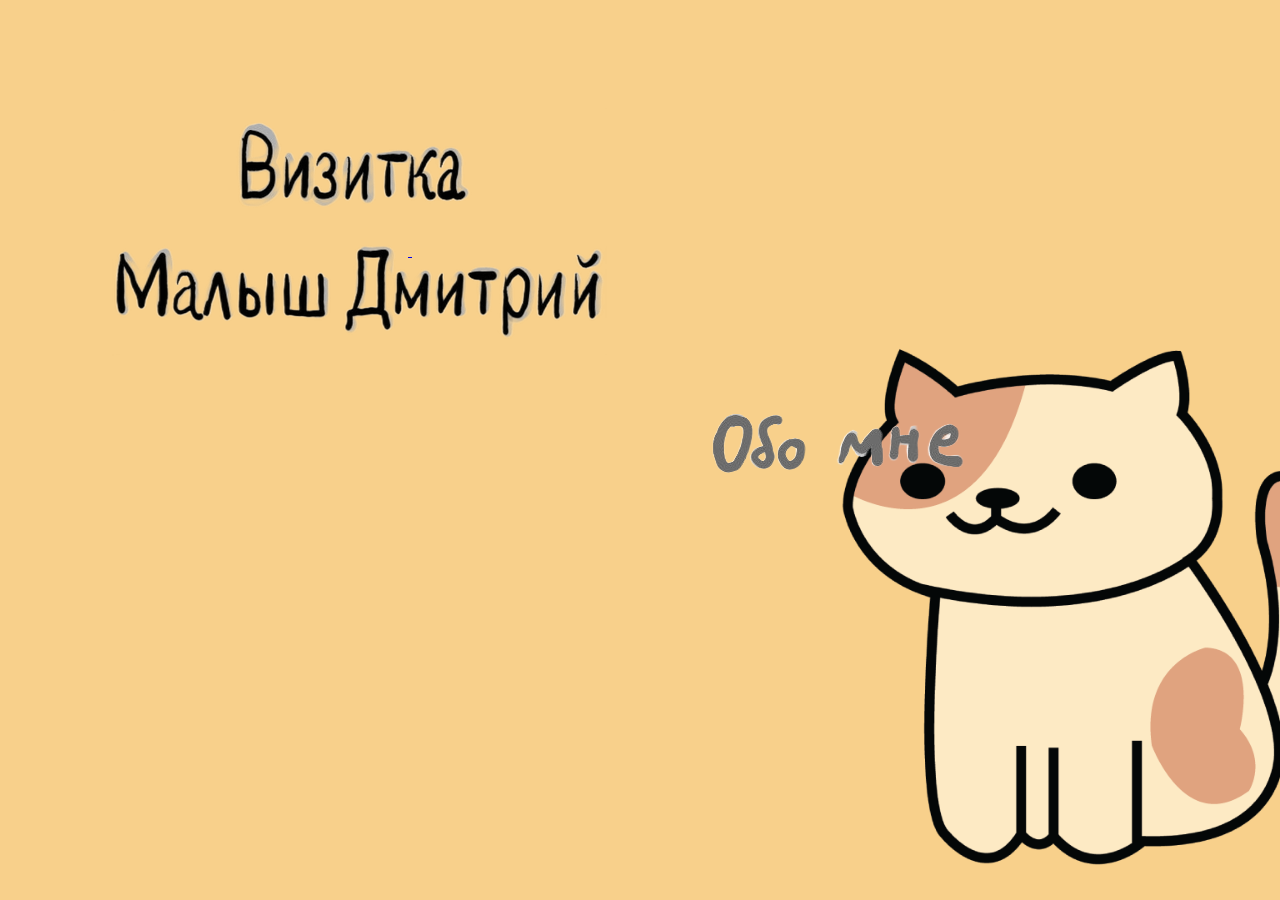
<file: index.html>
<!DOCTYPE html>
<html lang="ru">
<link rel="stylesheet" href="about me.css">
  <head>
    <meta charset="utf-8">
    <title>malishka</title>
    <style>
    

    </style>
  </head>
  <body>
    <div class="wrapper">
<a href="main.html">
    <img  src = 'image\active.png' style="position: relative; left: 630px; top:240px;  "/>
  </a>
  <img  src = 'image\button.png' style="position: relative; left: -300px; top: 100px;"/>
  </body>
</html>
</file>
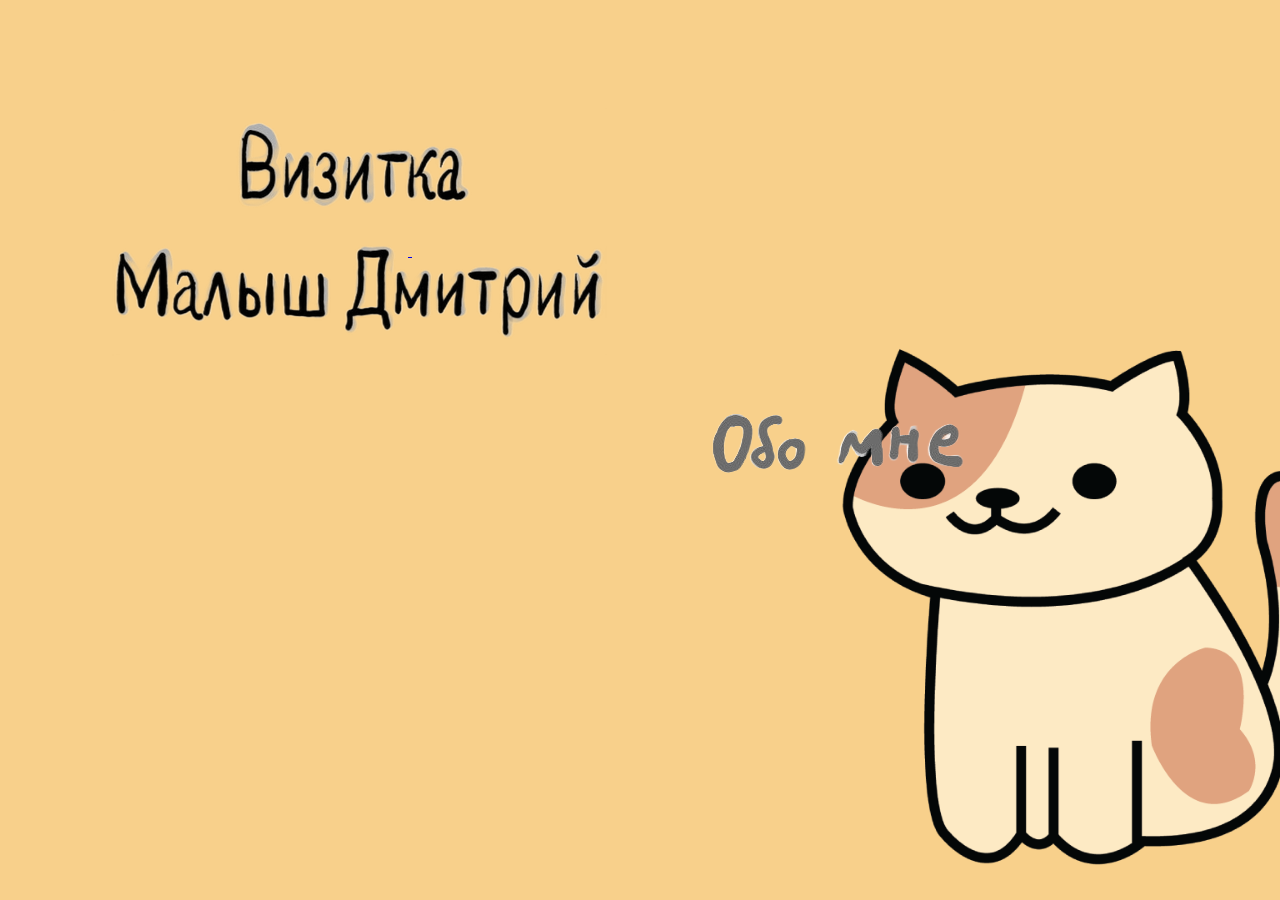
<file: about me.html>
<!DOCTYPE html>
<html lang="ru">
<link rel="stylesheet" href="about me.css">
  <head>
    <meta charset="utf-8">
    <title>malishka</title>
    <style>
    

    </style>
  </head>
  <body>
    <div class="wrapper">
<a href="main.html">
    <img  src = 'image\active.png' style="position: relative; left: 630px; top:240px;  "/>
  </a>
  <img  src = 'image\button.png' style="position: relative; left: -300px; top: 100px;"/>
  </body>
</html>
</file>
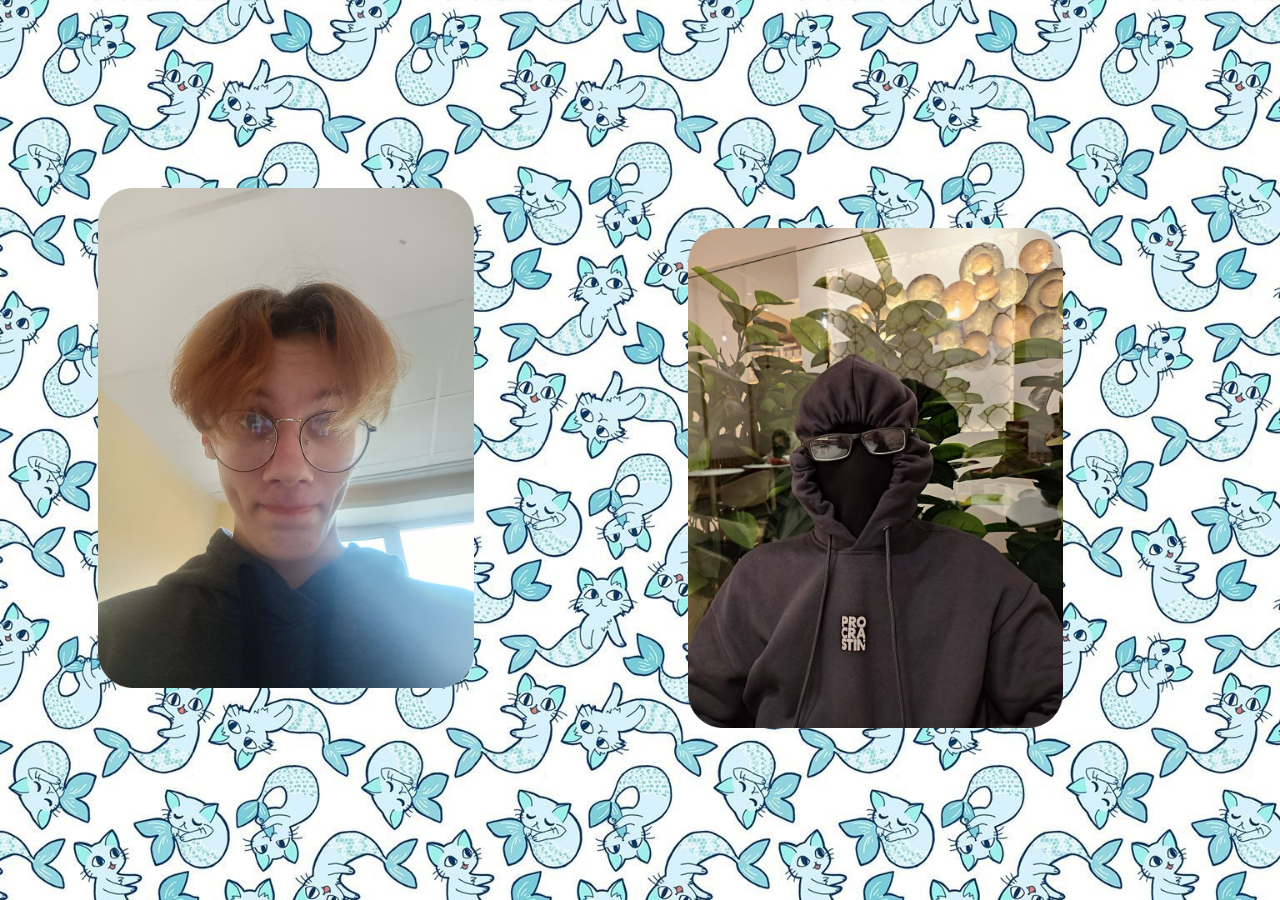
<file: albom.html>
<!DOCTYPE html>
<html lang="ru">
<link rel="stylesheet" href="albom.css">
<head>
    <meta charset="utf-8">
    <title>Альбом</title>
    <style>



        </style>
  </head>
  <body>
    <div class="wrapper">
    <img src = 'image/photo1707428178 (1)-round-corners.png' alt= width="400" height="500"; style="position: relative; right: -90px; bottom: -180px";/>
    <img src = 'image/photo1707428922 (1)-round-corners.png' alt= width="400" height="500"; style="position: relative; right: -300px; bottom: -220px";/>
    <img src = 'image/photo1707642739-round-corners.png' alt= width="400" height="500"; style="position: relative; right: -580px; bottom: -260px";/>
</body>
</html>
</file>
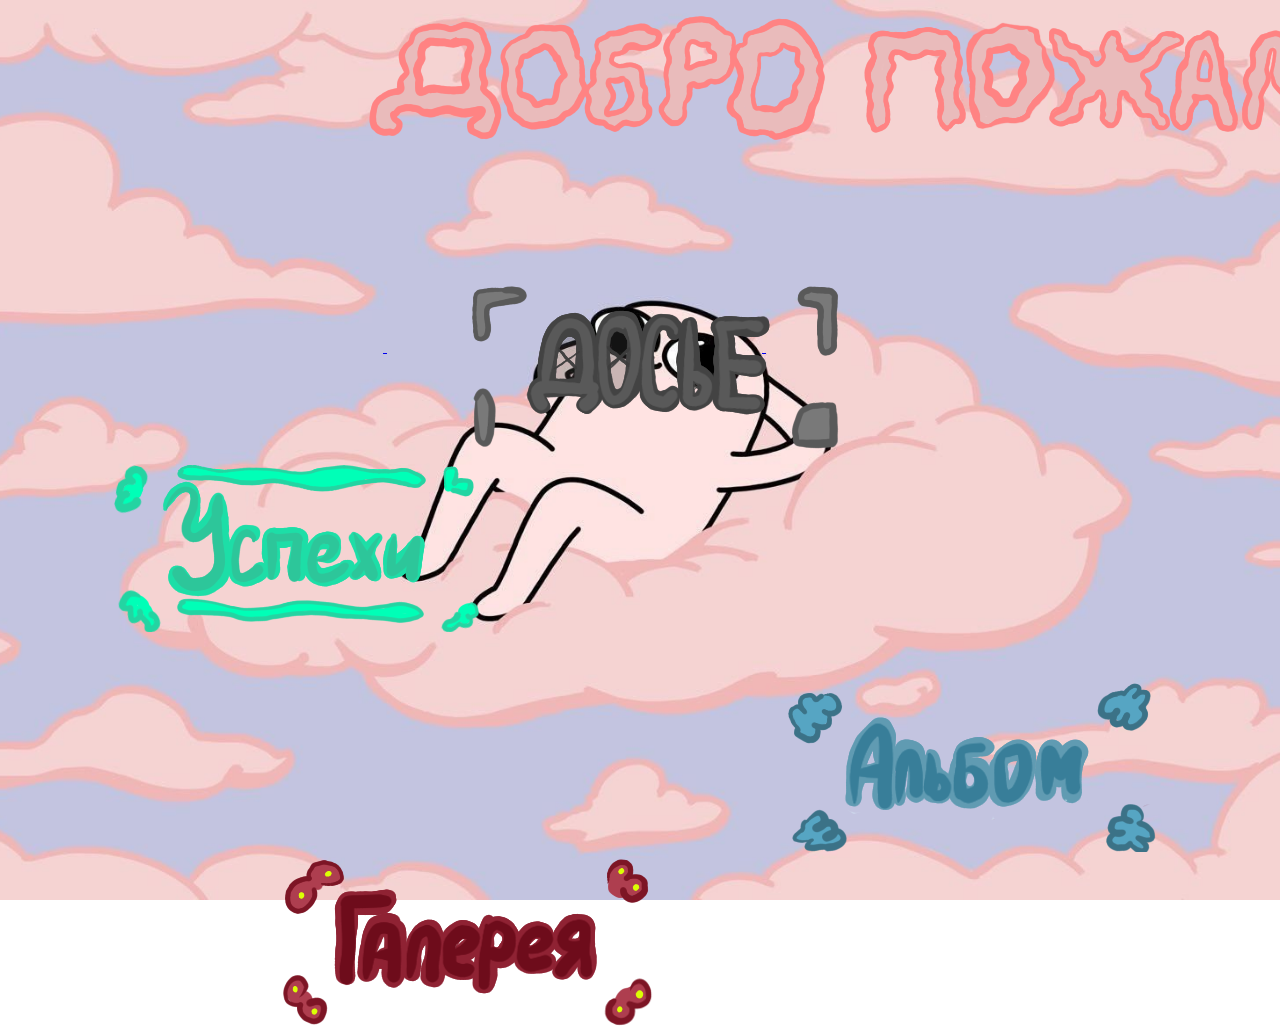
<file: main.html>
<!DOCTYPE html>
<html lang="ru">
<link rel="stylesheet" href="main.css">
  <head>
    <meta charset="utf-8">
    <title>malishka</title>
    <style>
    

    </style>
  </head>
  <body>
    <div class="wrapper">
    <img src = 'image/welcome.png'style="position: relative; right: -350px; bottom: 15px";/>
    

    <a href = "uspex.html">
      <img  src = 'image/otsutsvuet.png'style="position: relative; left: 100px; top:280px";/>
    </a>


      <a href = "albom.html">
        <img  src = 'image\aladindonbimbom.png'style="position: relative; left: 400px; top:500px";/>
      </a>


      <a href="vizit.html">
        <img  src = 'image/DoraDura.png'style="position: relative; left: -300px; top:100px";/>
      </a>


      <a href="galereya.html">
        <img  src = 'image/tretekovskaya.png'style="position: relative; left: 270px; top:500px";/>
      </a>



  </body>

</html>
</file>
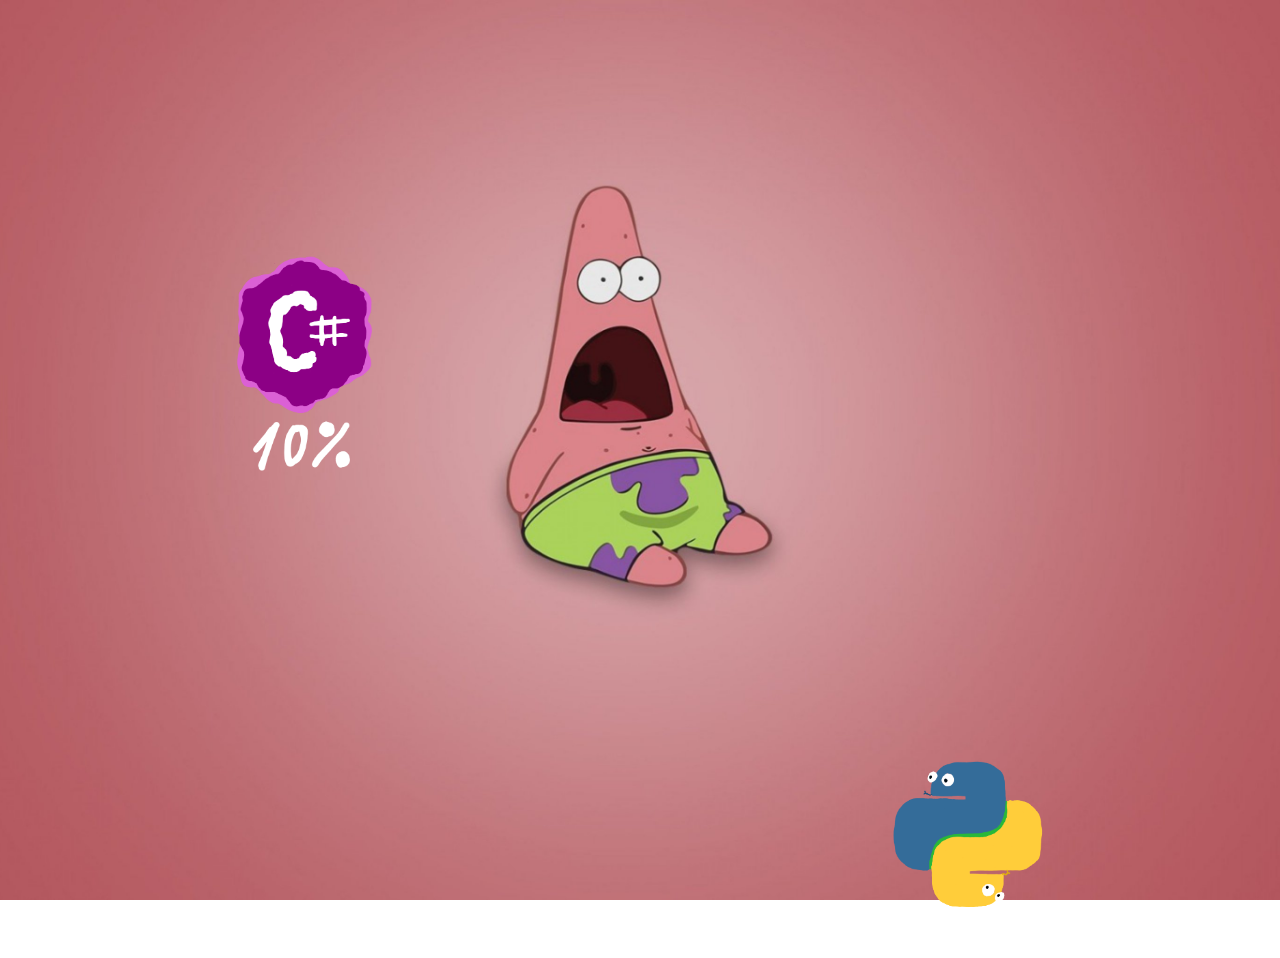
<file: uspex.html>
<!DOCTYPE html>
<html lang="ru">
<link rel="stylesheet" href="uspex.css">
<head>
    <meta charset="utf-8">
    <title>Успехи</title>
    <style>



        </style>
  </head>
  <body>
    <div class="wrapper">
        <img src = 'image\chrap.png' alt= width="250" height="300";  style="position: relative; right: -100px; bottom: -100px";/>
        <img src = 'image\vscodelacff.png' alt= width="350" height="400";  style="position: relative; right: -800px; bottom: -150px";/>
        <img src = 'image\zmeya.png' alt= width="150" height="200";  style="position: relative; right: 120px; bottom: -550px";/>
    </body>
</file>
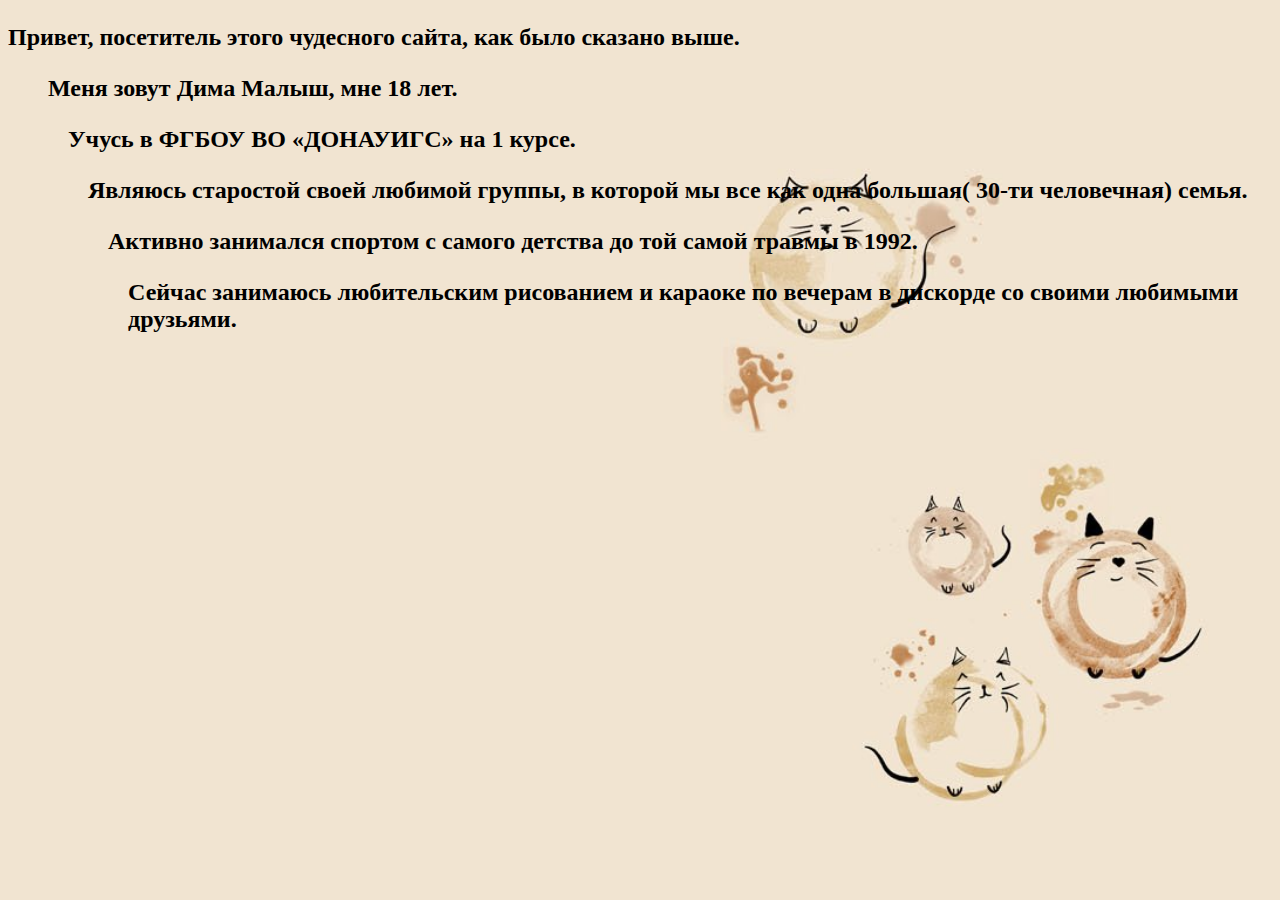
<file: vizit.html>
<!DOCTYPE html>
<html lang="ru">
<link rel="stylesheet" href="vizit.css">
  <head>
    
    <meta charset="utf-8">
    <title>Досье</title>
    <style>
    .pos-rel {
       position: relative;
       height: 300px;
     }
    <!--
    .tab { margin-left: 40px; }
    -->
    <!--
    .tab2 {margin-left: 60px;}    
        -->
    <!--
    .tab3 {margin-left: 80px;}        
        -->
    <!--
    .tab4{margin-left: 100px;}
    -->
    <!--
    .tab5{margin-left: 120px;}
    -->
</style>
  </head>
  <body>
    <div class="pos-rel"><h2><p>Привет, посетитель этого чудесного сайта, как было сказано выше.</p><p class="tab"> Меня зовут Дима Малыш, мне 18 лет.</p><p class="tab2"> Учусь в ФГБОУ ВО «ДОНАУИГС» на 1 курсе.</p> <p class="tab3">Являюсь старостой своей любимой группы, в которой мы все как одна большая( 30-ти человечная) семья.</p><p class="tab4">Активно занимался спортом с самого детства до той самой травмы в 1992.</p><p class="tab5">Сейчас занимаюсь любительским рисованием и караоке по вечерам в дискорде со своими любимыми друзьями.</p></h3></div>
    <div class="wrapper">
  </body>
</html>
</file>
<file: about me.css>
html {
    background-image: url(image/background.png);
    background-repeat: no-repeat;
    background-position: center center;
    background-attachment: fixed;
    -webkit-background-size: cover;
    -moz-background-size: cover;
    -o-background-size: cover;
    background-size: cover;
}
</file>
<file: albom.css>
html {
    background-image: url(image/1612757849_127-p-fon-goluboi-risovannii-155.jpg);
    background-repeat: no-repeat;
    background-position: center center;
    background-attachment: fixed;
    -webkit-background-size: cover;
    -moz-background-size: cover;
    -o-background-size: cover;
    background-size: cover;
}
</file>
<file: main.css>
html {
    background-image: url(image/background2.jpg);
    background-repeat: no-repeat;
    background-position: center center;
    background-attachment: fixed;
    -webkit-background-size: cover;
    -moz-background-size: cover;
    -o-background-size: cover;
    background-size: cover;

    h1 {
        font-family: 'Segoe UI', Tahoma, Geneva, Verdana, sans-serif;
        line-height: normal;
        font-size: 70px;
        text-align: center;
        }





}
</file>
<file: uspex.css>
html {
    background-image: url(image/PATRIK.jpg);
    background-repeat: no-repeat;
    background-position: center center;
    background-attachment: fixed;
    -webkit-background-size: cover;
    -moz-background-size: cover;
    -o-background-size: cover;
    background-size: cover;
}
</file>
<file: vizit.css>
html {
    background-image: url(image/vizit.jpg);
    background-repeat: no-repeat;
    background-position: center center;
    background-attachment: fixed;
    -webkit-background-size: cover;
    -moz-background-size: cover;
    -o-background-size: cover;
    background-size: cover;
}

h3{
    font-family: Courier New, monospace;
    position: relative; bottom: 300px;
}
</file>
